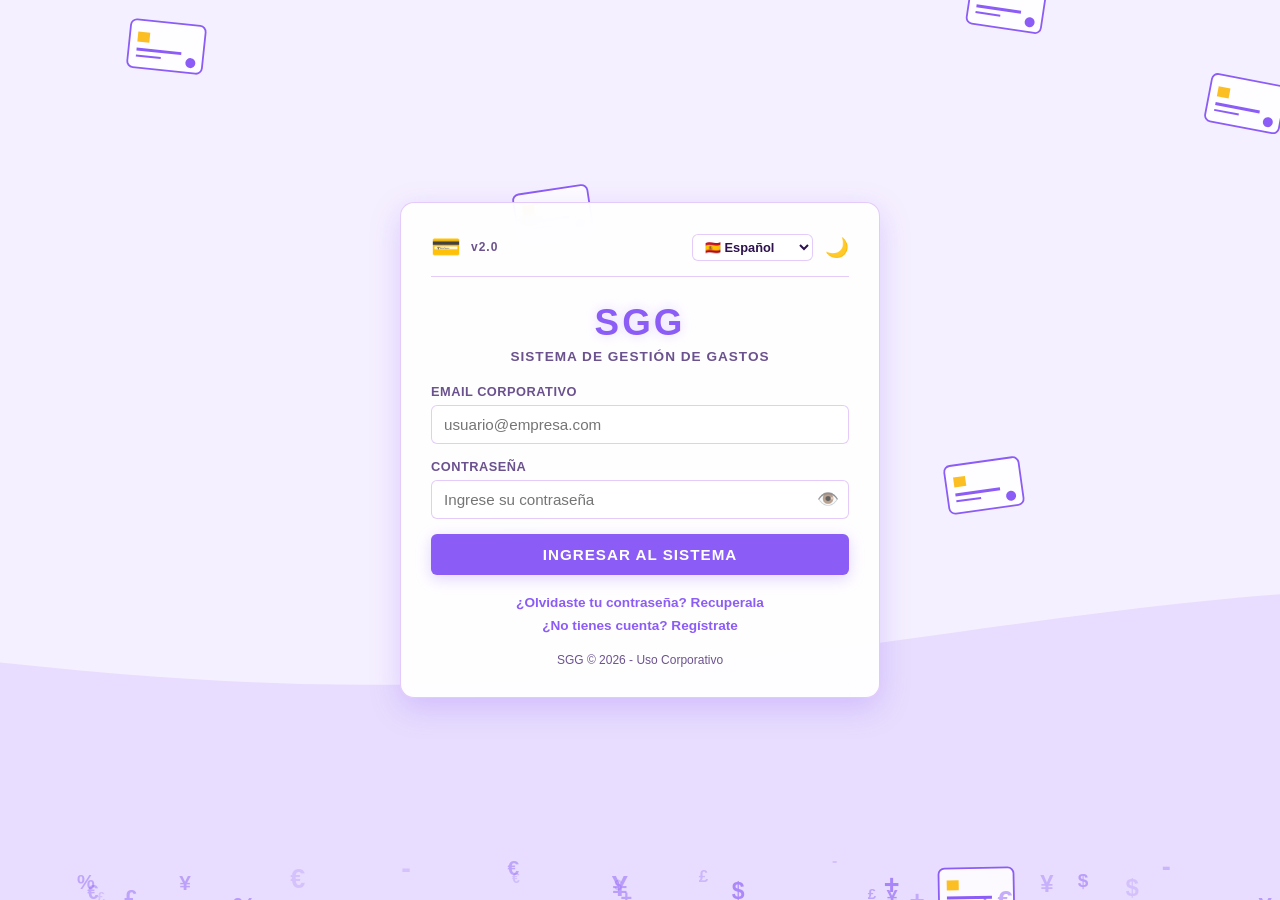
<file: index.html>
<!DOCTYPE html>
<html lang="es">
<head>
  <meta charset="UTF-8">
  <meta name="viewport" content="width=device-width, initial-scale=1.0">
  <title>SGG - Iniciar Sesión</title>
  <link rel="stylesheet" href="css/style.css">
</head>
<body>
  <canvas id="bgCanvas" aria-hidden="true"></canvas>

  <main class="contenedor" id="mainContainer">
    <header class="top-bar">
      <div class="brand">
        <span class="logo-icon" aria-hidden="true">💳</span>
        <span class="version">v2.0</span>
      </div>
      <div class="controles">
        <select id="langSelect" class="lang-select" aria-label="Seleccionar idioma">
          <option value="es">🇪🇸 Español</option>
          <option value="en">🇺🇸 English</option>
          <option value="pt">🇧🇷 Português</option>
          <option value="fr">🇫🇷 Français</option>
          <option value="it">🇮🇹 Italiano</option>
          <option value="de">🇩🇪 Deutsch</option>
          <option value="ru">🇷🇺 Русский</option>
          <option value="zh">🇨🇳 中文</option>
          <option value="ja">🇯🇵 日本語</option>
          <option value="ar">🇸🇦 العربية</option>
        </select>
        <button id="temaBtn" class="tema-btn" aria-label="Cambiar tema día/noche">🌙</button>
      </div>
    </header>

    <div class="header-titulos">
      <h1>SGG</h1>
      <h2 id="subtitulo" data-i18n="subtitulo">SISTEMA DE GESTIÓN DE GASTOS</h2>
    </div>

    <section id="vistaLogin">
      <form id="loginForm" novalidate>
        <div class="input-group">
          <label for="usuario" data-i18n="lblUsuario">Email Corporativo</label>
          <input type="email" id="usuario" placeholder="usuario@empresa.com" required autocomplete="username">
        </div>
        
        <div class="input-group">
          <label for="password" data-i18n="lblPassword">Contraseña</label>
          <div class="pass-wrapper">
            <input type="password" id="password" placeholder="Ingrese su contraseña" required autocomplete="current-password">
            <button type="button" class="btn-toggle-pass" data-target="password" aria-label="Mostrar u ocultar contraseña">👁️</button>
          </div>
        </div>

        <button type="submit" id="btnLogin" data-i18n="btnLogin">Ingresar al Sistema</button>
      </form>

      <p id="mensaje" role="alert" aria-live="polite"></p>

      <nav class="links-navegacion" aria-label="Navegación de autenticación">
        <a href="recuperar.html" class="nav-link" data-i18n="linkRecuperar">¿Olvidaste tu contraseña? Recuperala</a>
        <a href="registro.html" class="nav-link" data-i18n="linkRegistrarse">¿No tienes cuenta? Regístrate</a>
      </nav>
    </section>

    <footer data-i18n="usoCorporativo">SGG © 2026 - Uso Corporativo</footer>
  </main>

  <script src="js/lang/es.js"></script>
  <script src="js/lang/en.js"></script>
  <script src="js/lang/pt.js"></script>
  <script src="js/lang/fr.js"></script>
  <script src="js/lang/it.js"></script>
  <script src="js/lang/de.js"></script>
  <script src="js/lang/ru.js"></script>
  <script src="js/lang/zh.js"></script>
  <script src="js/lang/ja.js"></script>
  <script src="js/lang/ar.js"></script>
  <script src="js/app.js"></script>
</body>
</html>
</file>
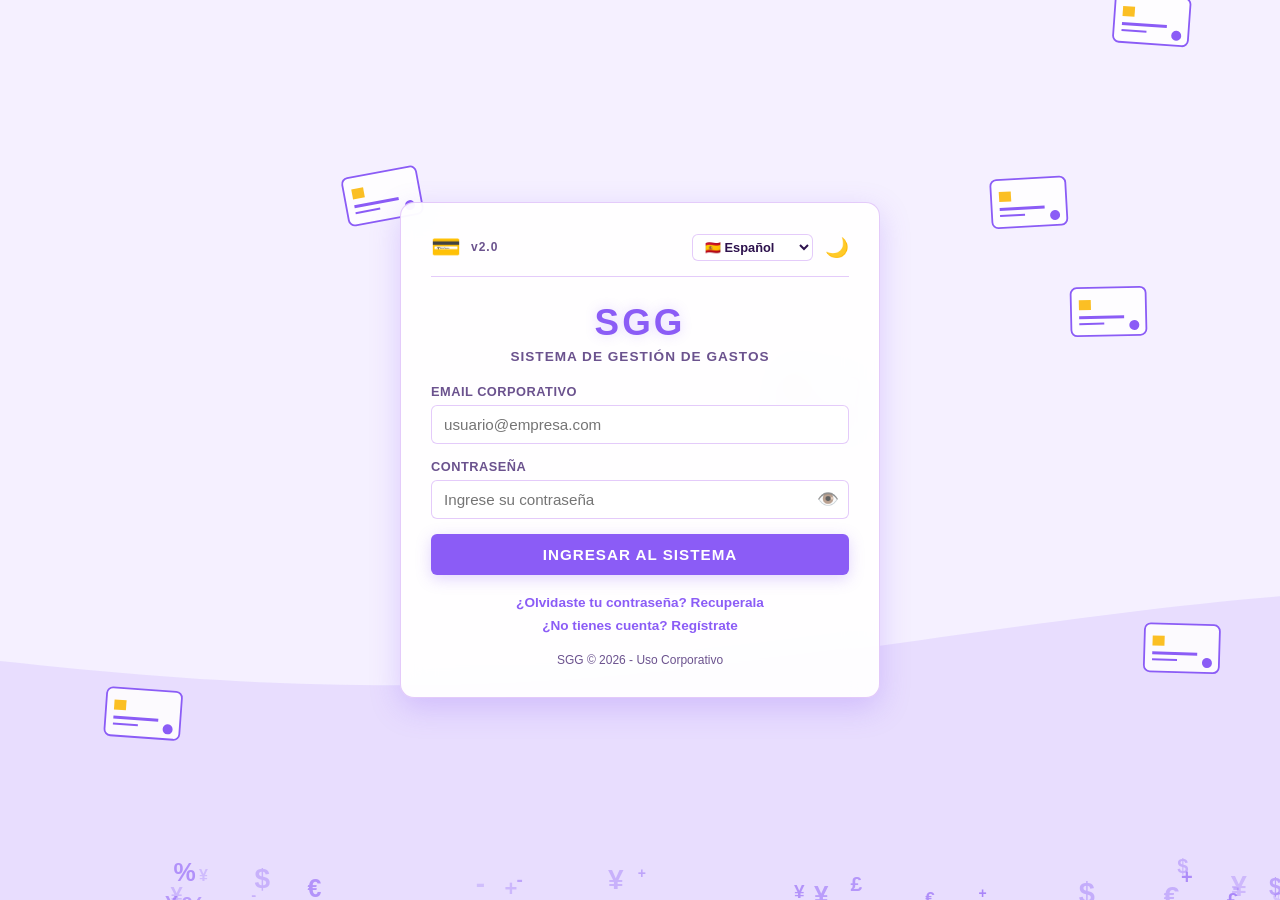
<file: dashboard.html>
<!DOCTYPE html>
<html lang="es">
<head>
  <meta charset="UTF-8">
  <meta name="viewport" content="width=device-width, initial-scale=1.0">
  <title>SGG - Dashboard de Gastos</title>
  <link rel="stylesheet" href="css/style.css">
</head>
<body>
  <canvas id="bgCanvas" aria-hidden="true"></canvas>

  <main class="contenedor modo-dashboard" id="mainContainer">
    <header class="top-bar">
      <div class="brand">
        <span class="logo-icon" aria-hidden="true">💳</span>
        <span class="version">v2.0</span>
      </div>
      <div class="controles">
        <select id="langSelect" class="lang-select" aria-label="Seleccionar idioma">
          <option value="es">🇪🇸 Español</option>
          <option value="en">🇺🇸 English</option>
          <option value="pt">🇧🇷 Português</option>
          <option value="fr">🇫🇷 Français</option>
          <option value="it">🇮🇹 Italiano</option>
          <option value="de">🇩🇪 Deutsch</option>
          <option value="ru">🇷🇺 Русский</option>
          <option value="zh">🇨🇳 中文</option>
          <option value="ja">🇯🇵 日本語</option>
          <option value="ar">🇸🇦 العربية</option>
        </select>
        <button id="temaBtn" class="tema-btn" aria-label="Cambiar tema día/noche">🌙</button>
      </div>
    </header>

    <div class="dashboard-nav">
      <div>
        <h1 style="font-size: 1.5rem; color: var(--neon-accent);">SGG</h1>
        <p style="font-size: 0.85rem; color: var(--text-sec);"><span data-i18n="lblBienvenido">Bienvenido</span>, <strong id="userNombre">Usuario</strong></p>
      </div>
      <button id="btnCerrarSesion" class="btn-logout" data-i18n="btnCerrarSesion">Cerrar Sesión</button>
    </div>

    <!-- RF-09: PANEL DE RESUMEN -->
    <section class="panel-resumen" aria-labelledby="lblTotalGastado">
      <h2 id="lblTotalGastado" data-i18n="lblTotalGastado">TOTAL GASTADO (REGISTROS ACTIVOS)</h2>
      <div id="totalGastado" class="monto-total">$0.00</div>
    </section>

    <!-- RF-05 / RF-07: FORMULARIO DE CARGA Y EDICIÓN -->
    <section class="panel-modulo">
      <h2 class="modulo-titulo" id="formTitulo" data-i18n="lblCargarGasto">REGISTRAR NUEVO GASTO</h2>
      <form id="gastoForm" novalidate>
        <input type="hidden" id="gastoId">
        
        <div class="grid-inputs">
          <div class="input-group">
            <label for="monto" data-i18n="lblMonto">Monto ($)</label>
            <input type="number" id="monto" min="0.01" step="0.01" required placeholder="0.00">
          </div>

          <div class="input-group">
            <label for="fecha" data-i18n="lblFecha">Fecha</label>
            <input type="date" id="fecha" required>
          </div>

          <div class="input-group">
            <label for="categoria" data-i18n="lblCategoria">Categoría</label>
            <select id="categoria" required>
              <option value="" disabled selected data-i18n="optSeleccionar">Seleccionar...</option>
              <option value="Alimentación" data-i18n="catAlimentacion">Alimentación</option>
              <option value="Transporte" data-i18n="catTransporte">Transporte</option>
              <option value="Servicios" data-i18n="catServicios">Servicios</option>
              <option value="Ocio" data-i18n="catOcio">Ocio</option>
              <option value="Salud" data-i18n="catSalud">Salud</option>
              <option value="Otros" data-i18n="catOtros">Otros</option>
            </select>
          </div>
        </div>

        <div class="input-group">
          <label for="descripcion" data-i18n="lblDescripcion">Descripción</label>
          <input type="text" id="descripcion" data-i18n-ph="phDescripcion" placeholder="Detalle del gasto..." required>
        </div>

        <div class="form-botones">
          <button type="submit" id="btnGuardarGasto" data-i18n="btnGuardarGasto">Guardar Gasto</button>
          <button type="button" id="btnCancelarEdicion" class="btn-cancelar" style="display: none;" data-i18n="btnCancelarEdicion">Cancelar Edición</button>
        </div>
      </form>
    </section>

    <!-- RF-06: HISTORIAL DINÁMICO -->
    <section class="panel-modulo">
      <h2 class="modulo-titulo" data-i18n="lblHistorial">HISTORIAL DE GASTOS</h2>
      <div class="tabla-container">
        <table class="tabla-gastos">
          <thead>
            <tr>
              <th data-i18n="thFecha">Fecha</th>
              <th data-i18n="thCategoria">Categoría</th>
              <th data-i18n="thDescripcion">Descripción</th>
              <th data-i18n="thMonto">Monto</th>
              <th data-i18n="thAcciones">Acciones</th>
            </tr>
          </thead>
          <tbody id="tablaGastosBody"></tbody>
        </table>
      </div>
    </section>

    <p id="mensajeGasto" role="alert" aria-live="polite"></p>
    <footer data-i18n="usoCorporativo">SGG © 2026 - Uso Corporativo</footer>
  </main>

  <!-- MODAL DE BAJA LÓGICA (RF-08) -->
  <div class="modal-overlay" id="confirmModal" role="dialog" aria-modal="true" aria-labelledby="modalTitle">
    <div class="modal-content">
      <h3 id="modalTitle" data-i18n="modalTitulo">¿Confirmar Eliminación?</h3>
      <p data-i18n="modalTexto">Esta acción inactivará el gasto seleccionado. ¿Desea continuar?</p>
      <div class="modal-botones">
        <button id="btnConfirmBorrar" class="btn-eliminar" data-i18n="btnBorrar">Eliminar</button>
        <button id="btnCancelarBorrar" class="btn-cancelar" data-i18n="btnCancelar">Cancelar</button>
      </div>
    </div>
  </div>

  <script src="js/lang/es.js"></script>
  <script src="js/lang/en.js"></script>
  <script src="js/lang/pt.js"></script>
  <script src="js/lang/fr.js"></script>
  <script src="js/lang/it.js"></script>
  <script src="js/lang/de.js"></script>
  <script src="js/lang/ru.js"></script>
  <script src="js/lang/zh.js"></script>
  <script src="js/lang/ja.js"></script>
  <script src="js/lang/ar.js"></script>
  <script src="js/app.js"></script>
  <script src="js/gastos.js"></script>
</body>
</html>
</file>
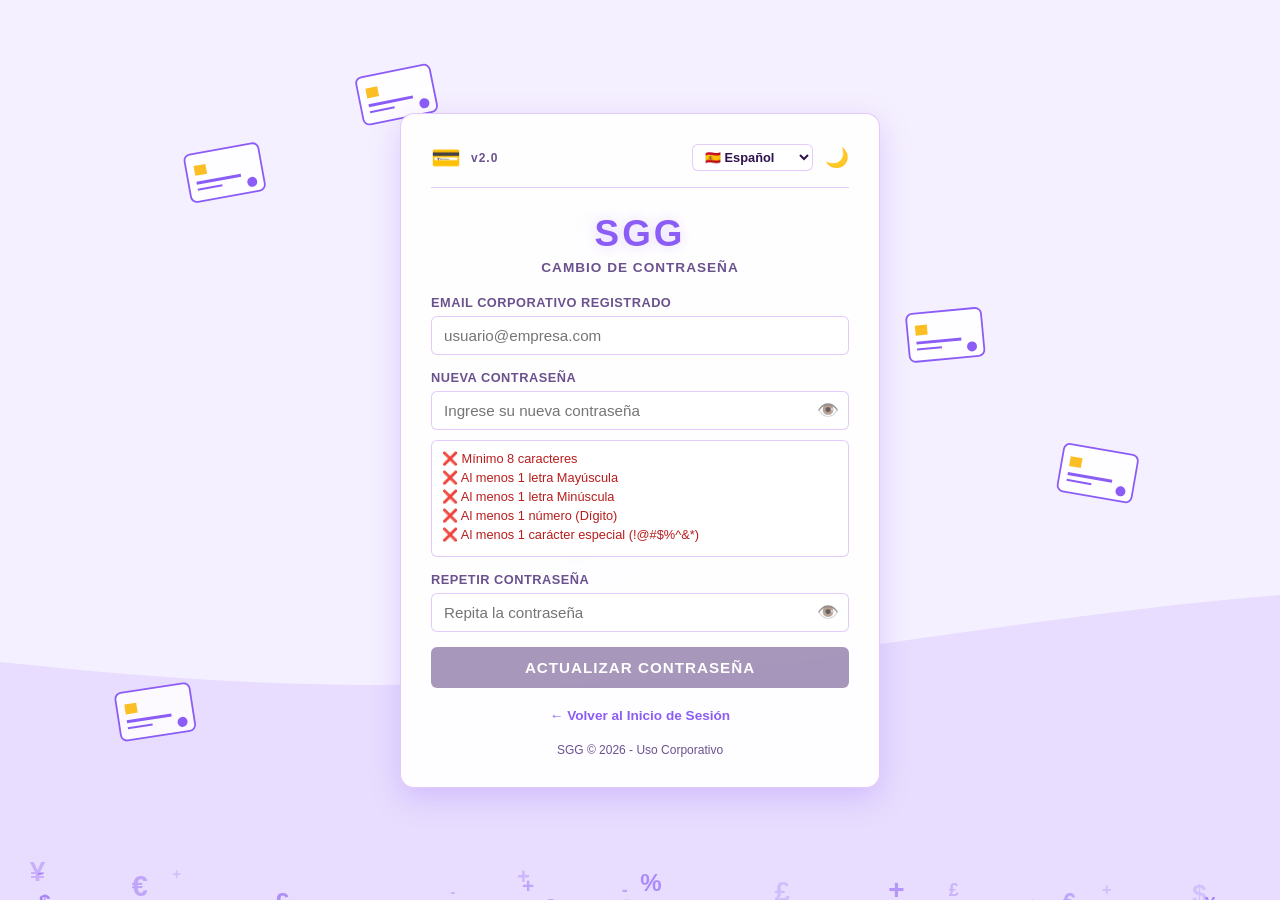
<file: recuperar.html>
<!DOCTYPE html>
<html lang="es">
<head>
  <meta charset="UTF-8">
  <meta name="viewport" content="width=device-width, initial-scale=1.0">
  <title>SGG - Recuperar Contraseña</title>
  <link rel="stylesheet" href="css/style.css">
</head>
<body>
  <canvas id="bgCanvas" aria-hidden="true"></canvas>

  <main class="contenedor" id="mainContainer">
    <header class="top-bar">
      <div class="brand">
        <span class="logo-icon" aria-hidden="true">💳</span>
        <span class="version">v2.0</span>
      </div>
      <div class="controles">
        <select id="langSelect" class="lang-select" aria-label="Seleccionar idioma">
          <option value="es">🇪🇸 Español</option>
          <option value="en">🇺🇸 English</option>
          <option value="pt">🇧🇷 Português</option>
          <option value="fr">🇫🇷 Français</option>
          <option value="it">🇮🇹 Italiano</option>
          <option value="de">🇩🇪 Deutsch</option>
          <option value="ru">🇷🇺 Русский</option>
          <option value="zh">🇨🇳 中文</option>
          <option value="ja">🇯🇵 日本語</option>
          <option value="ar">🇸🇦 العربية</option>
        </select>
        <button id="temaBtn" class="tema-btn" aria-label="Cambiar tema día/noche">🌙</button>
      </div>
    </header>

    <div class="header-titulos">
      <h1>SGG</h1>
      <h2 id="titleRecuperar" data-i18n="titleRecuperar">CAMBIO DE CONTRASEÑA</h2>
    </div>

    <form id="recuperarForm" novalidate>
      <div class="input-group">
        <label for="recEmail" data-i18n="lblRecEmail">Email Corporativo Registrado</label>
        <input type="email" id="recEmail" placeholder="usuario@empresa.com" required autocomplete="email">
      </div>

      <div class="input-group">
        <label for="recPassword" data-i18n="lblNewPass">Nueva Contraseña</label>
        <div class="pass-wrapper">
          <input type="password" id="recPassword" placeholder="Ingrese su nueva contraseña" required autocomplete="new-password">
          <button type="button" class="btn-toggle-pass" data-target="recPassword" aria-label="Mostrar u ocultar contraseña">👁️</button>
        </div>
      </div>

      <ul class="feedback-reqs" id="feedbackReqsRec">
        <li id="reqLenRec" class="invalid" data-i18n="reqLen">❌ Mínimo 8 caracteres</li>
        <li id="reqMayusRec" class="invalid" data-i18n="reqMayus">❌ Al menos 1 letra Mayúscula</li>
        <li id="reqMinusRec" class="invalid" data-i18n="reqMinus">❌ Al menos 1 letra Minúscula</li>
        <li id="reqNumRec" class="invalid" data-i18n="reqNum">❌ Al menos 1 número (Dígito)</li>
        <li id="reqSymbolRec" class="invalid" data-i18n="reqSymbol">❌ Al menos 1 carácter especial (!@#$%^&*)</li>
      </ul>

      <div class="input-group">
        <label for="recPasswordConfirm" data-i18n="lblConfirmPass">Repetir Contraseña</label>
        <div class="pass-wrapper">
          <input type="password" id="recPasswordConfirm" placeholder="Repita la nueva contraseña" required autocomplete="new-password">
          <button type="button" class="btn-toggle-pass" data-target="recPasswordConfirm" aria-label="Mostrar u ocultar contraseña">👁️</button>
        </div>
      </div>

      <button type="submit" id="btnRecuperar" disabled data-i18n="btnUpdatePass">Actualizar Contraseña</button>
    </form>

    <p id="mensaje" role="alert" aria-live="polite"></p>

    <nav class="links-navegacion" aria-label="Navegación de retorno">
      <a href="index.html" class="nav-link" data-i18n="linkBack">← Volver al Inicio de Sesión</a>
    </nav>

    <footer data-i18n="usoCorporativo">SGG © 2026 - Uso Corporativo</footer>
  </main>

  <script src="js/lang/es.js"></script>
  <script src="js/lang/en.js"></script>
  <script src="js/lang/pt.js"></script>
  <script src="js/lang/fr.js"></script>
  <script src="js/lang/it.js"></script>
  <script src="js/lang/de.js"></script>
  <script src="js/lang/ru.js"></script>
  <script src="js/lang/zh.js"></script>
  <script src="js/lang/ja.js"></script>
  <script src="js/lang/ar.js"></script>
  <script src="js/app.js"></script>
</body>
</html>
</file>
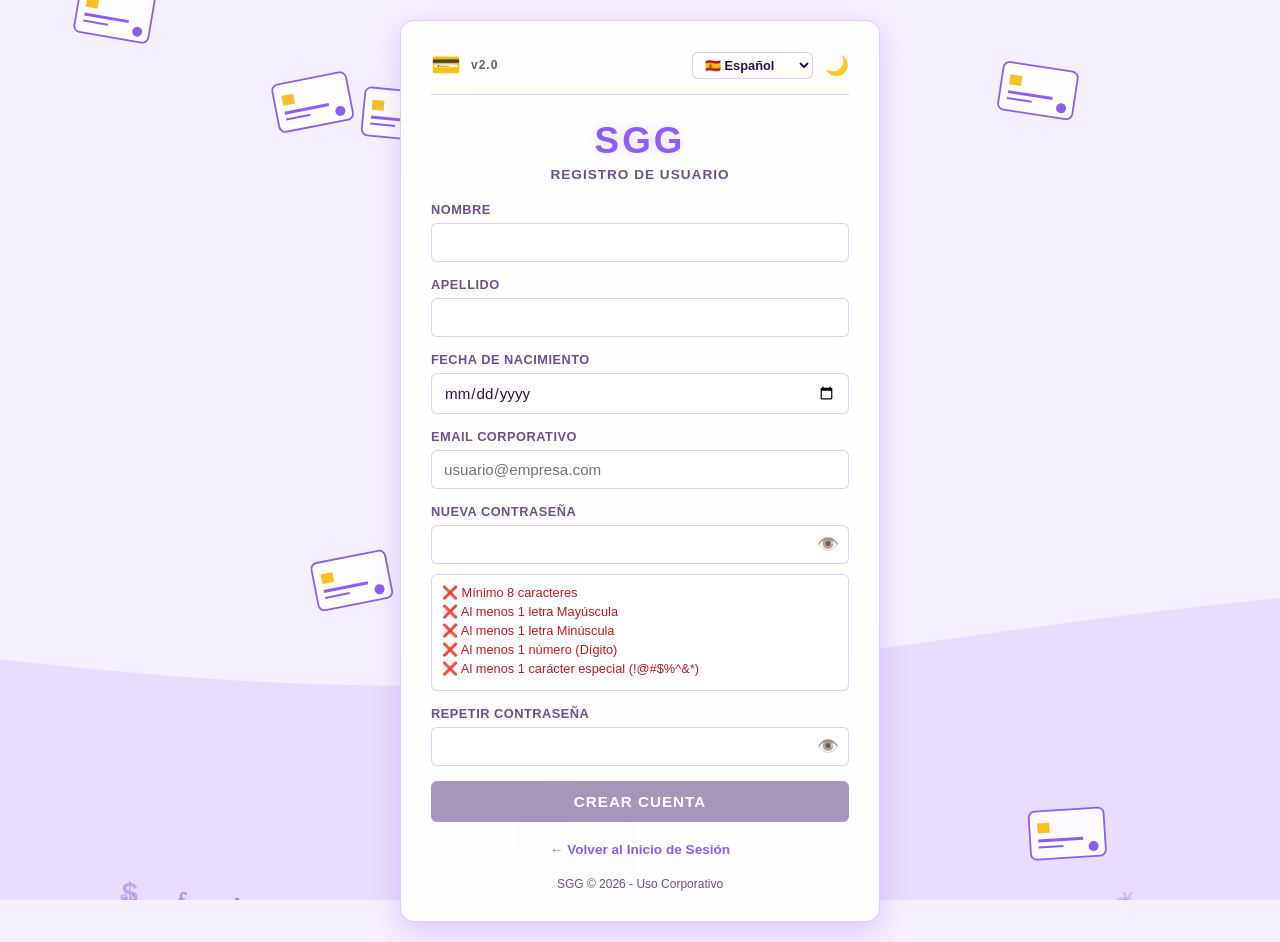
<file: registro.html>
<!DOCTYPE html>
<html lang="es">
<head>
  <meta charset="UTF-8">
  <meta name="viewport" content="width=device-width, initial-scale=1.0">
  <title>SGG - Registro de Usuario</title>
  <link rel="stylesheet" href="css/style.css">
</head>
<body>
  <canvas id="bgCanvas" aria-hidden="true"></canvas>

  <main class="contenedor" id="mainContainer">
    <header class="top-bar">
      <div class="brand">
        <span class="logo-icon" aria-hidden="true">💳</span>
        <span class="version">v2.0</span>
      </div>
      <div class="controles">
        <select id="langSelect" class="lang-select" aria-label="Seleccionar idioma">
          <option value="es">🇪🇸 Español</option>
          <option value="en">🇺🇸 English</option>
          <option value="pt">🇧🇷 Português</option>
          <option value="fr">🇫🇷 Français</option>
          <option value="it">🇮🇹 Italiano</option>
          <option value="de">🇩🇪 Deutsch</option>
          <option value="ru">🇷🇺 Русский</option>
          <option value="zh">🇨🇳 中文</option>
          <option value="ja">🇯🇵 日本語</option>
          <option value="ar">🇸🇦 العربية</option>
        </select>
        <button id="temaBtn" class="tema-btn" aria-label="Cambiar tema día/noche">🌙</button>
      </div>
    </header>

    <div class="header-titulos">
      <h1>SGG</h1>
      <h2 id="titleRegistro" data-i18n="titleRegistro">REGISTRO DE USUARIO</h2>
    </div>

    <form id="registerForm" novalidate>
      <div class="input-group">
        <label for="regNombre" data-i18n="lblNombre">Nombre</label>
        <input type="text" id="regNombre" required autocomplete="given-name">
      </div>

      <div class="input-group">
        <label for="regApellido" data-i18n="lblApellido">Apellido</label>
        <input type="text" id="regApellido" required autocomplete="family-name">
      </div>

      <div class="input-group">
        <label for="regFechaNac" data-i18n="lblFechaNac">Fecha de Nacimiento</label>
        <input type="date" id="regFechaNac" required>
      </div>

      <div class="input-group">
        <label for="regEmail" data-i18n="lblUsuario">Email Corporativo</label>
        <input type="email" id="regEmail" required placeholder="usuario@empresa.com" autocomplete="email">
      </div>

      <div class="input-group">
        <label for="regPassword" data-i18n="lblNewPass">Contraseña</label>
        <div class="pass-wrapper">
          <input type="password" id="regPassword" required autocomplete="new-password">
          <button type="button" class="btn-toggle-pass" data-target="regPassword" aria-label="Mostrar u ocultar contraseña">👁️</button>
        </div>
      </div>

      <ul class="feedback-reqs" id="feedbackReqsReg">
        <li id="reqLenReg" class="invalid" data-i18n="reqLen">❌ Mínimo 8 caracteres</li>
        <li id="reqMayusReg" class="invalid" data-i18n="reqMayus">❌ Al menos 1 letra Mayúscula</li>
        <li id="reqMinusReg" class="invalid" data-i18n="reqMinus">❌ Al menos 1 letra Minúscula</li>
        <li id="reqNumReg" class="invalid" data-i18n="reqNum">❌ Al menos 1 número (Dígito)</li>
        <li id="reqSymbolReg" class="invalid" data-i18n="reqSymbol">❌ Al menos 1 carácter especial (!@#$%^&*)</li>
      </ul>

      <div class="input-group">
        <label for="regPasswordConfirm" data-i18n="lblConfirmPass">Repetir Contraseña</label>
        <div class="pass-wrapper">
          <input type="password" id="regPasswordConfirm" required autocomplete="new-password">
          <button type="button" class="btn-toggle-pass" data-target="regPasswordConfirm" aria-label="Mostrar u ocultar contraseña">👁️</button>
        </div>
      </div>

      <button type="submit" id="btnRegister" disabled data-i18n="btnCrearCuenta">Crear Cuenta</button>
    </form>

    <p id="mensaje" role="alert" aria-live="polite"></p>

    <nav class="links-navegacion" aria-label="Navegación de retorno">
      <a href="index.html" class="nav-link" data-i18n="linkBack">← Volver al Inicio de Sesión</a>
    </nav>

    <footer data-i18n="usoCorporativo">SGG © 2026 - Uso Corporativo</footer>
  </main>

  <script src="js/lang/es.js"></script>
  <script src="js/lang/en.js"></script>
  <script src="js/lang/pt.js"></script>
  <script src="js/lang/fr.js"></script>
  <script src="js/lang/it.js"></script>
  <script src="js/lang/de.js"></script>
  <script src="js/lang/ru.js"></script>
  <script src="js/lang/zh.js"></script>
  <script src="js/lang/ja.js"></script>
  <script src="js/lang/ar.js"></script>
  <script src="js/app.js"></script>
</body>
</html>
</file>
<file: css/style.css>
:root {
  --bg-body: #f5f0ff;
  --bg-panel: rgba(255, 255, 255, 0.92);
  --text-main: #2d124d;
  --text-sec: #6b528e;
  --border-color: rgba(147, 51, 234, 0.25);
  --neon-accent: #8b5cf6;
  --neon-glow: rgba(139, 92, 246, 0.25);
  --input-bg: #ffffff;
  --success: #15803d;
  --error: #b91c1c;
}

body.dark {
  --bg-body: #0a0410;
  --bg-panel: rgba(20, 8, 33, 0.92);
  --text-main: #f3e8ff;
  --text-sec: #a78bfa;
  --border-color: rgba(217, 0, 255, 0.4);
  --neon-accent: #d900ff;
  --neon-glow: rgba(217, 0, 255, 0.45);
  --input-bg: rgba(30, 12, 48, 0.95);
  --success: #22c55e;
  --error: #ff0055;
}

* {
  box-sizing: border-box;
  margin: 0;
  padding: 0;
  font-family: 'Segoe UI', Roboto, Helvetica, Arial, sans-serif;
  transition: background-color 0.3s, border-color 0.3s, box-shadow 0.3s, color 0.3s;
}

body {
  min-height: 100vh;
  display: flex;
  justify-content: center;
  align-items: center;
  background-color: var(--bg-body);
  color: var(--text-main);
  padding: 20px 10px;
  overflow-x: hidden;
}

#bgCanvas {
  position: fixed;
  top: 0;
  left: 0;
  width: 100vw;
  height: 100vh;
  z-index: -1;
  pointer-events: none;
}

.contenedor {
  background: var(--bg-panel);
  backdrop-filter: blur(16px);
  -webkit-backdrop-filter: blur(16px);
  padding: 30px;
  border-radius: 14px;
  width: 100%;
  max-width: 480px;
  border: 1px solid var(--border-color);
  box-shadow: 0 10px 30px var(--neon-glow);
}

.contenedor.modo-dashboard { max-width: 900px; }

.top-bar {
  display: flex;
  justify-content: space-between;
  align-items: center;
  border-bottom: 1px solid var(--border-color);
  padding-bottom: 15px;
  margin-bottom: 25px;
}

.brand { display: flex; align-items: center; gap: 10px; }
.logo-icon { font-size: 1.5rem; }
.version { font-size: 0.75rem; font-weight: bold; color: var(--text-sec); letter-spacing: 1px; }

.controles { display: flex; align-items: center; gap: 12px; }

.lang-select {
  background: var(--input-bg);
  color: var(--text-main);
  border: 1px solid var(--border-color);
  border-radius: 6px;
  padding: 4px 8px;
  font-size: 0.8rem;
  font-weight: bold;
  cursor: pointer;
  outline: none;
}

.tema-btn { background: none; border: none; font-size: 1.2rem; cursor: pointer; color: var(--text-main); }

.header-titulos { text-align: center; margin-bottom: 20px; }
.header-titulos h1 { 
  font-size: 2.3rem; 
  font-weight: 800; 
  letter-spacing: 3px; 
  color: var(--neon-accent); 
  text-shadow: 0 0 12px var(--neon-glow);
  margin-bottom: 5px; 
}
.header-titulos h2 { font-size: 0.85rem; font-weight: 600; color: var(--text-sec); letter-spacing: 1px; text-transform: uppercase; }

.input-group { display: flex; flex-direction: column; margin-bottom: 15px; text-align: left; }
.input-group label {
  font-size: 0.8rem;
  font-weight: 700;
  margin-bottom: 6px;
  color: var(--text-sec);
  text-transform: uppercase;
  letter-spacing: 0.5px;
}

.pass-wrapper { position: relative; display: flex; align-items: center; }
.pass-wrapper input { padding-right: 40px; }

.btn-toggle-pass {
  position: absolute;
  right: 10px;
  background: none;
  border: none;
  cursor: pointer;
  font-size: 1.1rem;
  opacity: 0.7;
}

input[type="text"], input[type="email"], input[type="password"], input[type="date"], input[type="number"], select {
  width: 100%;
  padding: 10px 12px;
  background: var(--input-bg);
  border: 1px solid var(--border-color);
  border-radius: 6px;
  color: var(--text-main);
  font-size: 0.95rem;
  outline: none;
}

input:focus, select:focus { border-color: var(--neon-accent); box-shadow: 0 0 10px var(--neon-glow); }

.feedback-reqs {
  list-style: none;
  margin: -5px 0 15px 0;
  padding: 10px;
  background: var(--input-bg);
  border: 1px solid var(--border-color);
  border-radius: 6px;
  font-size: 0.8rem;
}

.feedback-reqs li { margin-bottom: 4px; display: flex; align-items: center; gap: 6px; }
.feedback-reqs li.invalid { color: var(--error); }
.feedback-reqs li.valid { color: var(--success); font-weight: bold; }

button[type="submit"] {
  width: 100%;
  padding: 12px;
  background: var(--neon-accent);
  border: none;
  border-radius: 6px;
  color: #fff;
  font-size: 0.95rem;
  font-weight: 700;
  text-transform: uppercase;
  letter-spacing: 1px;
  cursor: pointer;
  box-shadow: 0 4px 15px var(--neon-glow);
}

button[type="submit"]:disabled {
  background: var(--text-sec);
  cursor: not-allowed;
  box-shadow: none;
  opacity: 0.6;
}

.links-navegacion { margin-top: 20px; text-align: center; display: flex; flex-direction: column; gap: 8px; }
.nav-link { color: var(--neon-accent); text-decoration: none; font-size: 0.85rem; font-weight: 600; }
.nav-link:hover { text-decoration: underline; }

.dashboard-nav {
  display: flex;
  justify-content: space-between;
  align-items: center;
  background: var(--input-bg);
  padding: 12px 20px;
  border-radius: 6px;
  margin-bottom: 20px;
  border: 1px solid var(--border-color);
}

.btn-logout {
  background: transparent;
  color: var(--error);
  border: 1px solid var(--error);
  padding: 6px 12px;
  border-radius: 4px;
  cursor: pointer;
  font-size: 0.8rem;
  font-weight: bold;
}
.btn-logout:hover { background: var(--error); color: #fff; box-shadow: 0 0 10px var(--error); }

.panel-resumen {
  background: var(--input-bg);
  border: 1px solid var(--border-color);
  border-left: 5px solid var(--neon-accent);
  padding: 20px;
  border-radius: 6px;
  margin-bottom: 25px;
  text-align: left;
}

.panel-resumen h2 { font-size: 0.75rem; color: var(--text-sec); margin-bottom: 5px; font-weight: 700; }
.monto-total { font-size: 2.2rem; font-weight: 800; color: var(--text-main); }

.panel-modulo {
  border: 1px solid var(--border-color);
  border-radius: 6px;
  padding: 20px;
  margin-bottom: 20px;
  background: var(--input-bg);
}

.modulo-titulo { font-size: 0.9rem; margin-bottom: 15px; border-bottom: 1px solid var(--border-color); padding-bottom: 10px; color: var(--neon-accent); text-transform: uppercase; font-weight: 700; }

.grid-inputs { display: grid; grid-template-columns: repeat(auto-fit, minmax(180px, 1fr)); gap: 15px; }
.form-botones { display: flex; gap: 10px; margin-top: 10px; }
.btn-cancelar { background: transparent; border: 1px solid var(--text-sec); color: var(--text-sec); padding: 12px; border-radius: 6px; cursor: pointer; flex: 1; }

.tabla-container { overflow-x: auto; }
.tabla-gastos { width: 100%; border-collapse: collapse; text-align: left; }
.tabla-gastos th, .tabla-gastos td { padding: 12px; border-bottom: 1px solid var(--border-color); font-size: 0.9rem; }
.tabla-gastos th { background: var(--bg-body); color: var(--text-sec); font-size: 0.75rem; text-transform: uppercase; font-weight: 700; }

.btn-editar, .btn-eliminar { padding: 5px 10px; border: none; border-radius: 4px; cursor: pointer; font-size: 0.75rem; font-weight: bold; margin-right: 5px; }
.btn-editar { background: transparent; color: var(--neon-accent); border: 1px solid var(--neon-accent); }
.btn-editar:hover { background: var(--neon-accent); color: #fff; }
.btn-eliminar { background: transparent; color: var(--error); border: 1px solid var(--error); }
.btn-eliminar:hover { background: var(--error); color: #fff; }

.modal-overlay { display: none; position: fixed; top: 0; left: 0; width: 100%; height: 100%; background: rgba(0, 0, 0, 0.7); justify-content: center; align-items: center; z-index: 1000; }
.modal-overlay.active { display: flex; }
.modal-content { background: var(--bg-panel); border: 1px solid var(--border-color); border-radius: 8px; padding: 30px; text-align: center; max-width: 400px; width: 90%; box-shadow: 0 10px 25px var(--neon-glow); }
.modal-content h3 { margin-bottom: 10px; color: var(--text-main); }
.modal-content p { color: var(--text-sec); font-size: 0.9rem; margin-bottom: 20px; }
.modal-botones { display: flex; gap: 10px; justify-content: center; }

#mensaje, #mensajeGasto { margin-top: 15px; font-size: 0.9rem; font-weight: 600; text-align: center; }
.exito { color: var(--success); }
.error { color: var(--error); }
footer { text-align: center; margin-top: 20px; font-size: 0.75rem; color: var(--text-sec); }
</file>
